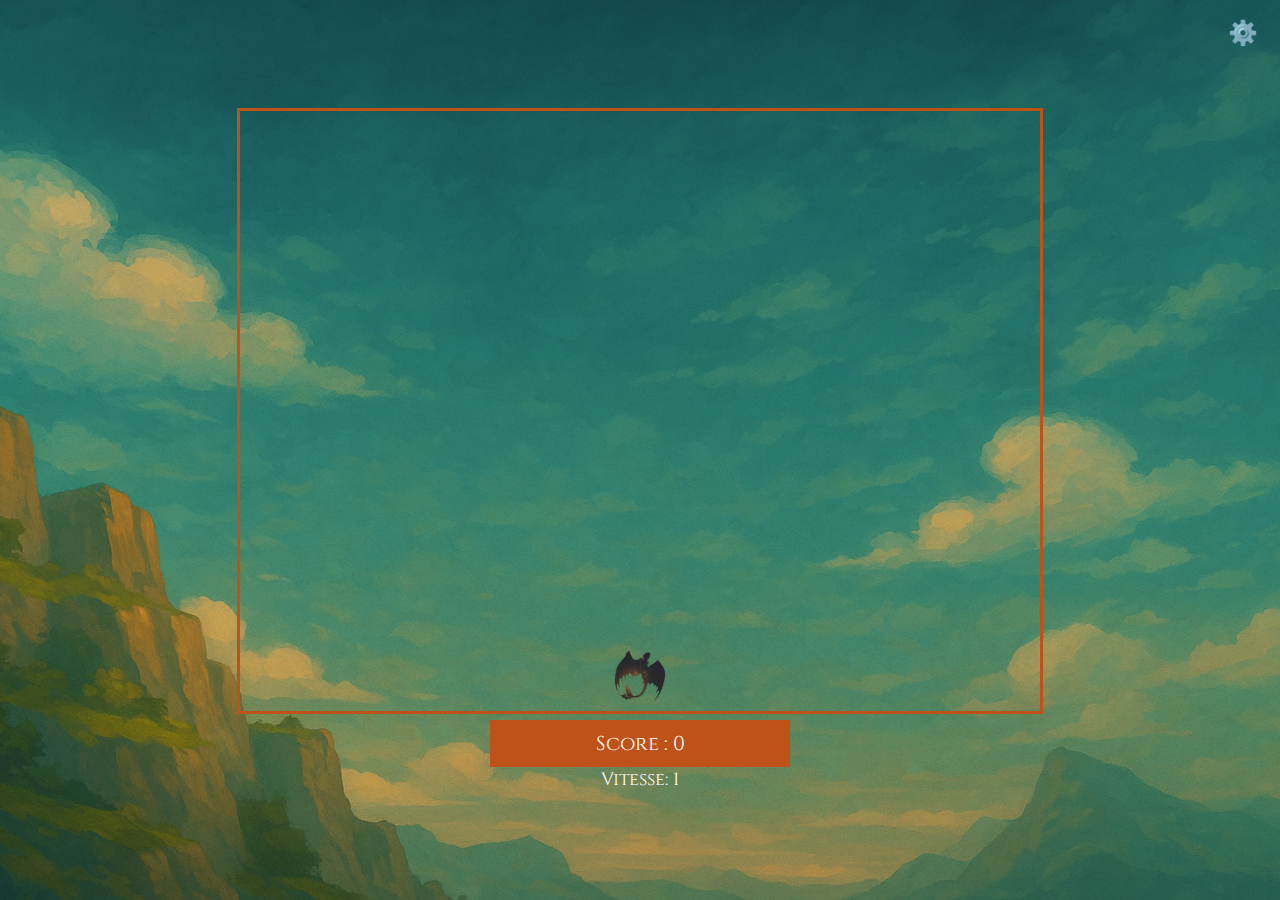
<file: dragon-invader.html>
<!DOCTYPE html>
<html lang="fr">

<head>
    <meta charset="UTF-8" />
    <meta name="viewport" content="width=device-width, initial-scale=1.0" />
    <title>Dragon Invader</title>
    <link rel="stylesheet" href="style.css">
    <link rel="stylesheet" href="dragon-invader.css" />
</head>

<body>
    <!-- ⚙️ Bouton paramètres -->
    <button id="settings-btn" class="settings-btn">⚙️</button>

    <!-- 🔧 Menu paramètres -->
    <div id="settings-modal" class="settings-modal hidden">
        <div class="settings-content">
            <h2>Paramètres</h2>
            <label>
                <span>Mode de contrôle :</span>
                <button id="toggle-control-btn">↔️</button>
            </label>
            <button id="close-settings">Fermer</button>
        </div>
    </div>

    <div class="game-container">
        <canvas id="gameCanvas" width="800" height="600"></canvas>
        <div id="score">Score : 0</div>
        <div id="speed">Vitesse: 1</div>
    </div>

    <!-- Boutons mobiles -->
    <div class="mobile-controls">
        <button id="left-btn">⬅️</button>
        <button id="fire-btn">🔥</button>
        <button id="right-btn">➡️</button>
    </div>

    <script src="dragon-invader.js"></script>
</body>

</html>
</file>
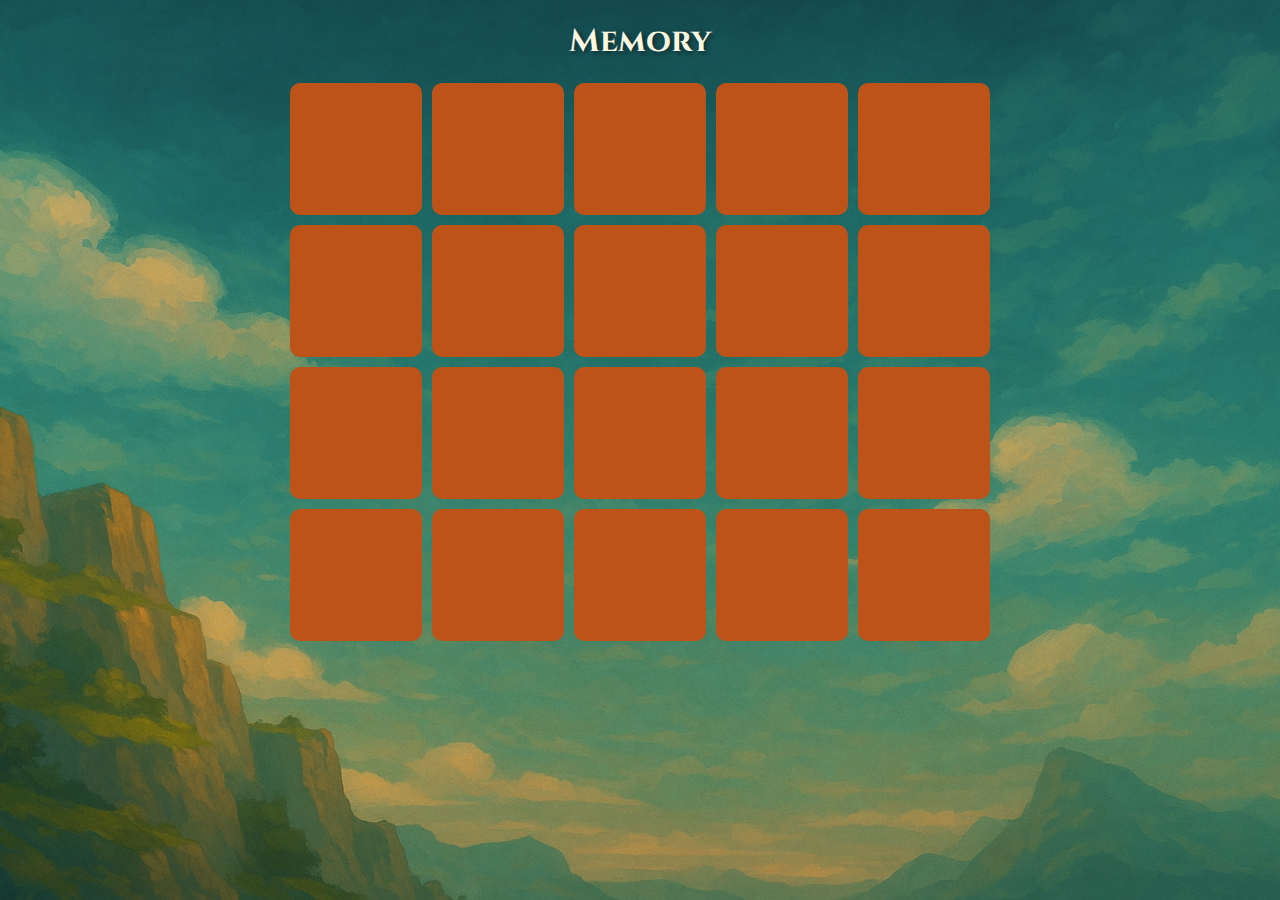
<file: memory.html>
<!DOCTYPE html>
<html lang="fr">

<head>
    <meta charset="UTF-8">
    <meta name="viewport" content="width=device-width, initial-scale=1.0">
    <title>Jeu Memory - Dragons</title>
    <link rel="stylesheet" href="style.css">
    <link rel="stylesheet" href="memory.css">
</head>

<body>
    <h1>Memory</h1>
    <div class="memory-game" id="memory-game"></div>

    <script src="memory.js"></script>
</body>

</html>
</file>
<file: style.css>
@import url('https://fonts.googleapis.com/css2?family=Cinzel:wght@400;700&display=swap');

* {
    margin: 0;
    padding: 0;
    box-sizing: border-box;
    font-family: 'Cinzel', serif;
}

body {
    background-image: url('./assets/bg.png');
    background-position: center;
    background-repeat: no-repeat;
    background-size: cover;
}

.container {
    display: flex;
    flex-direction: column;
    justify-content: space-around;
    align-items: center;
    height: 100vh;
}

.logo {
    max-width: 700px;
    width: 50%;
}

.logo img {
    width: 100%;
    height: auto;
}

a {
    text-decoration: none;
    color: inherit;
}

.btn-games {
    display: flex;
    justify-content: center;
    align-items: center;
}

.btn-games button {
    width: 170px;
    background-color: #BE5319;
    border: none;
    border-radius: 10px;
    color: #FDF7E2;
    letter-spacing: 2px;
    padding: 15px 32px;
    text-align: center;
    text-decoration: none;
    display: inline-block;
    font-size: 16px;
    margin: 4px 2px;
    cursor: pointer;
    transition: transform 0.3s ease, box-shadow 0.3s ease;
}

.btn-games button:hover {
    transform: translateY(-5px);
    box-shadow: 0 8px 15px rgba(0, 0, 0, 0.3);
}

.nigth-fury-img {
    animation: flyUpDown 3s ease-in-out infinite;
}

.nigth-fury-img img {
    max-width: 100%;
}

@keyframes flyUpDown {
    0% {
        transform: translateY(0);
    }

    50% {
        transform: translateY(-30px);
    }

    100% {
        transform: translateY(0);
    }
}

@media screen and (max-width: 768px) {
    .logo {
        width: 90%;
    }

    .btn-games {
        flex-wrap: wrap;
    }
}
</file>
<file: dragon-invader.css>
* {
    box-sizing: border-box;
    margin: 0;
    padding: 0;
}

body {
    display: flex;
    flex-direction: column;
    align-items: center;
    justify-content: center;
    height: 100vh;
    overflow: hidden;
    font-family: sans-serif;
}

.game-container {
    position: relative;
}

canvas {
    border: 3px solid #BE5319;
    max-width: 100%;
    height: auto;
}

#score {
    text-align: center;
    font-size: 20px;
    margin-top: 10px;
    color: white;
    width: 300px;
    margin: 0 auto;
    padding: 10px;
    background-color: #BE5319;
}

#speed {
    text-align: center;
    font-size: 18px;
    color: white;
}

/* Mobile controls */
.mobile-controls {
    position: fixed;
    bottom: 20px;
    left: 50%;
    transform: translateX(-50%);
    display: flex;
    gap: 20px;
    z-index: 10;
}

.mobile-controls button {
    font-size: 30px;
    padding: 10px 20px;
    background-color: #BE5319;
    border: none;
    border-radius: 10px;
    color: white;
    cursor: pointer;
    box-shadow: 2px 2px 5px rgba(0, 0, 0, 0.3);
    -webkit-user-select: none;
    -webkit-touch-callout: none;
    user-select: none;
}

.control-toggle {
    text-align: center;
}

.control-toggle button {
    padding: 10px 20px;
    background-color: #BE5319;
    color: white;
    border: none;
    border-radius: 8px;
    font-size: 26px;
    cursor: pointer;
}

.settings-btn {
    position: fixed;
    top: 10px;
    right: 10px;
    font-size: 24px;
    padding: 8px 12px;
    background: transparent;
    color: white;
    border: none;
    border-radius: 8px;
    z-index: 100;
}

.settings-modal {
    position: fixed;
    top: 0;
    left: 0;
    width: 100%;
    height: 100%;
    background-color: rgba(0, 0, 0, 0.7);
    display: flex;
    justify-content: center;
    align-items: center;
    z-index: 99;
}

.settings-content {
    background: #fff;
    padding: 30px;
    border-radius: 12px;
    text-align: center;
    max-width: 300px;
    width: 80%;
}

.settings-content h2 {
    margin-bottom: 20px;
}

.settings-content button {
    font-size: 20px;
    margin-top: 10px;
    padding: 8px 12px;
}

.hidden {
    display: none;
}


/* Cache les boutons sur écran large */
@media (min-width: 768px) {
    .mobile-controls {
        display: none;
    }

    .control-toggle {
        display: none;
    }
}

@media (max-width: 768px) {
    body {
        display: block;
        height: 100vh;
        overflow: hidden;
    }

    canvas {
        width: 100vw;
        height: 70vh;
        border: none;
        border-bottom: solid 3px #BE5319;
    }

}
</file>
<file: memory.css>
* {
    box-sizing: border-box;
    margin: 0;
    padding: 0;
    font-family: 'Cinzel', serif;
}

body {
    color: #FDF7E2;
    display: flex;
    flex-direction: column;
    align-items: center;
    min-height: 100vh;
    padding: 20px;
}

h1 {
    margin-bottom: 20px;
    color: #FDF7E2;
    text-shadow: 2px 2px 5px rgba(0, 0, 0, 0.5);
}

.memory-game {
    width: 90vw;
    max-width: 700px;
    display: grid;
    grid-template-columns: repeat(5, 1fr);
    gap: 10px;
}

.card {
    width: 100%;
    aspect-ratio: 1 / 1;
    perspective: 1000px;
    cursor: pointer;
}

.card-inner {
    position: relative;
    width: 100%;
    height: 100%;
    transition: transform 0.5s;
    transform-style: preserve-3d;
}

.card.flipped .card-inner {
    transform: rotateY(180deg);
}

.card-front,
.card-back {
    position: absolute;
    width: 100%;
    height: 100%;
    border-radius: 10px;
    backface-visibility: hidden;
    overflow: hidden;
}

.card-front {
    background-color: #FDF7E2;
    transform: rotateY(180deg);
    display: flex;
    align-items: center;
    justify-content: center;
}

.card-front img {
    width: 100%;
    height: 100%;
    object-fit: contain;
}

.card-back {
    background-color: #BE5319;
    display: flex;
    align-items: center;
    justify-content: center;
    font-weight: bold;
    font-size: 24px;
    color: white;
}

@media screen and (max-width: 768px) {
    .memory-game {
        grid-template-columns: repeat(4, 1fr);
    }

}
</file>
